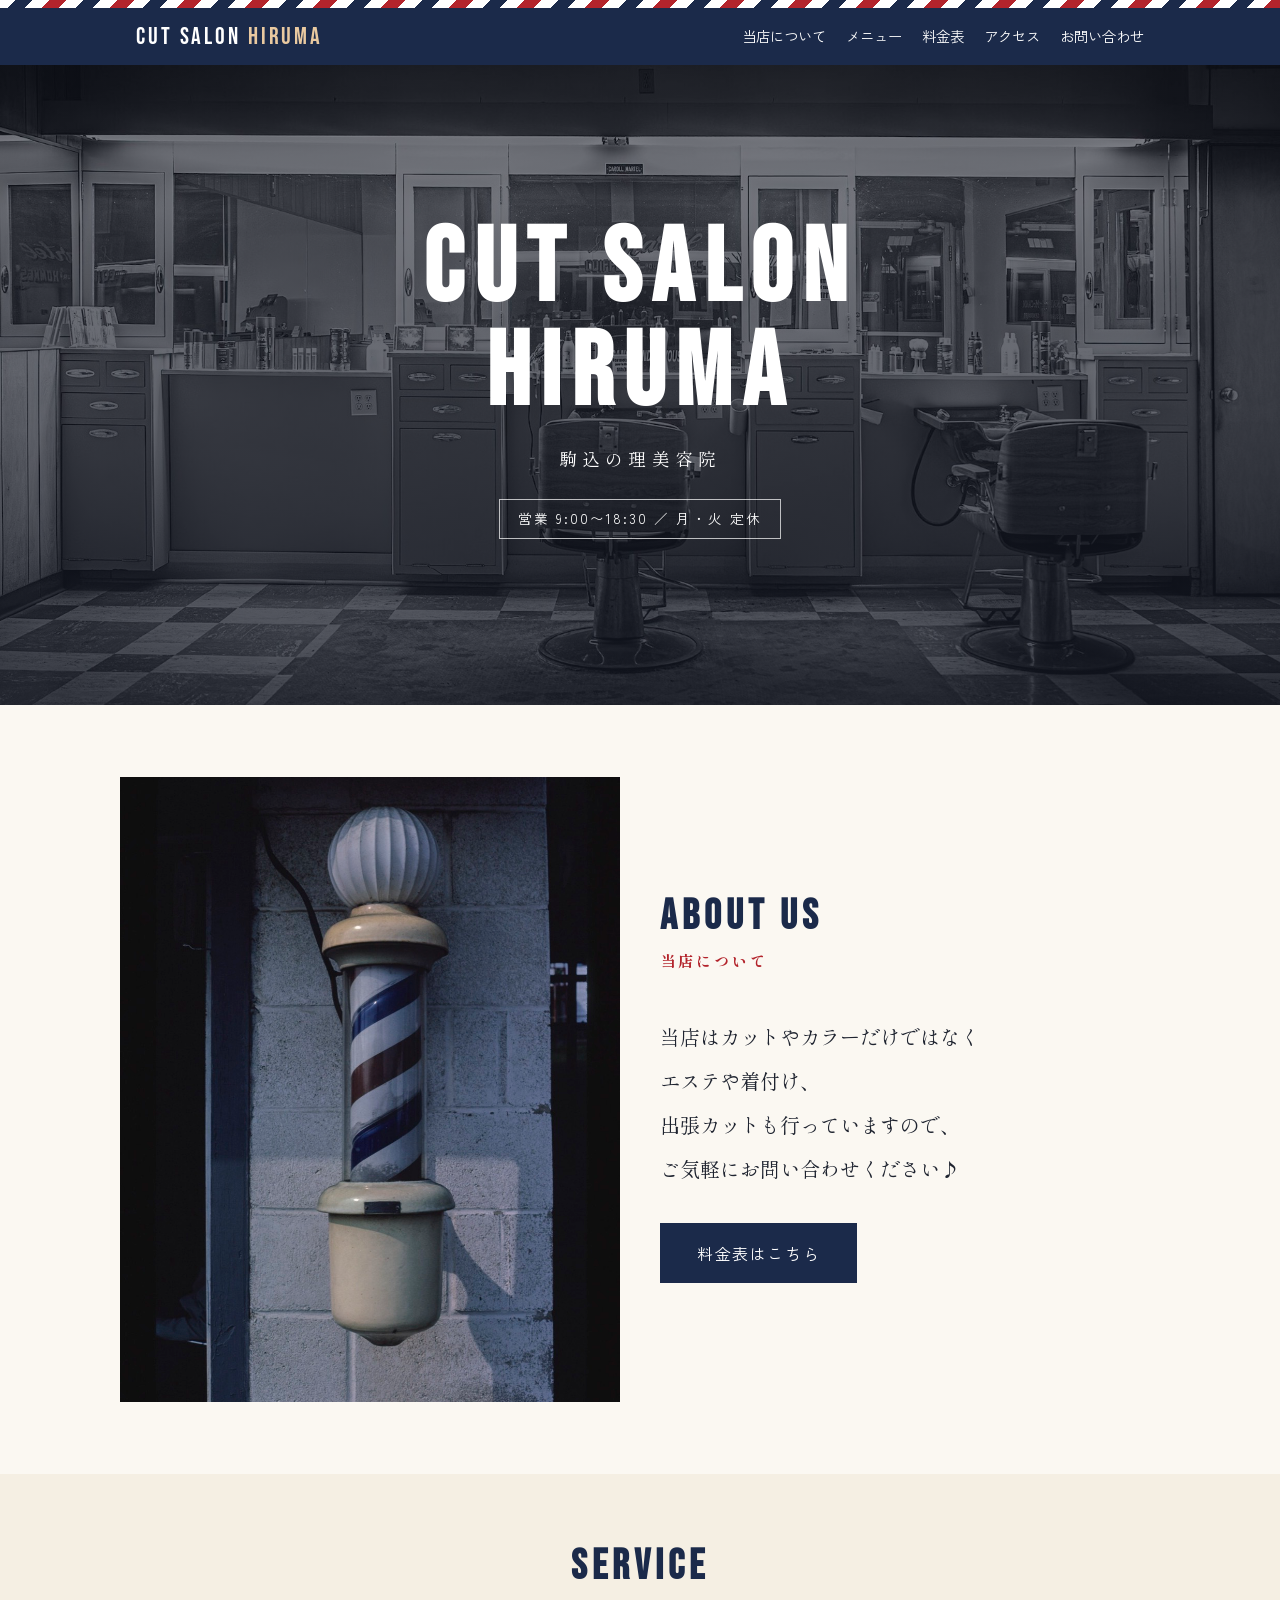
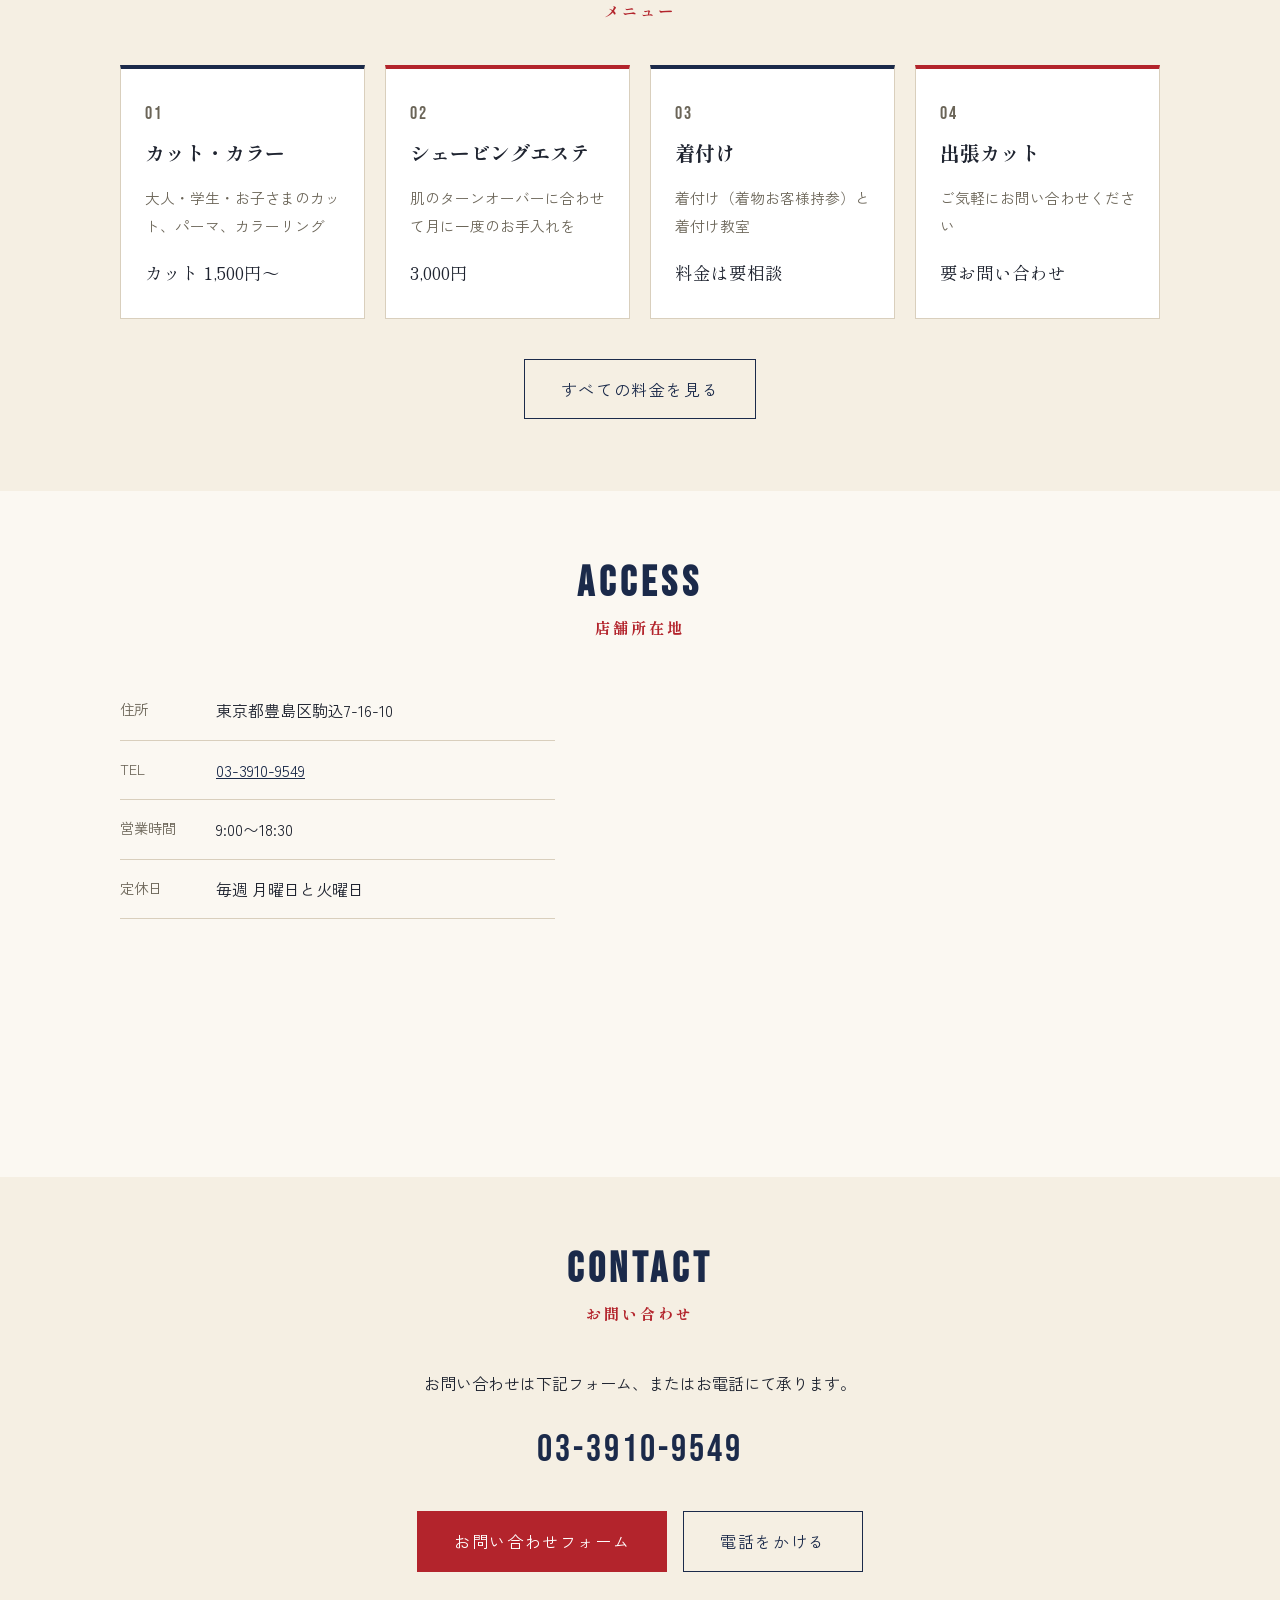
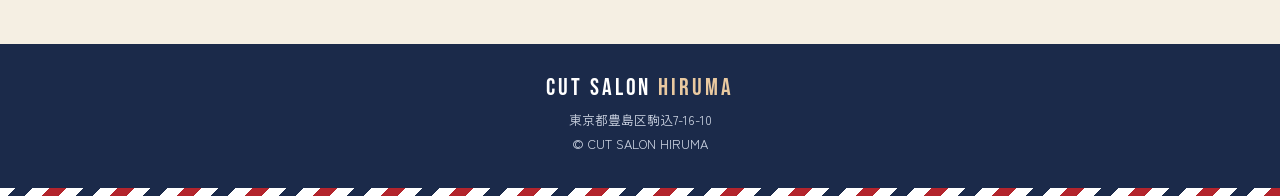
<file: index.html>
<!doctype html>
<html lang="ja">
<head>
  <meta charset="utf-8">
  <meta name="viewport" content="width=device-width, initial-scale=1">
  <title>CUT SALON HIRUMA｜駒込</title>
  <meta name="description" content="駒込の理美容院 CUT SALON HIRUMA。カット・カラーのほか、エステ、着付け、出張カットも承ります。">
  <link rel="icon" href="favicon.svg" type="image/svg+xml">
  <link rel="icon" href="favicon-32.png" sizes="32x32" type="image/png">
  <link rel="apple-touch-icon" href="apple-touch-icon.png">
  <link rel="preconnect" href="https://fonts.googleapis.com">
  <link rel="preconnect" href="https://fonts.gstatic.com" crossorigin>
  <link href="https://fonts.googleapis.com/css2?family=Bebas+Neue&family=Shippori+Mincho+B1:wght@500;700&family=Zen+Kaku+Gothic+New:wght@400;700&display=swap" rel="stylesheet">
  <link rel="stylesheet" href="style.css">
</head>
<body>
  <div class="pole"></div>

  <header class="site-header">
    <div class="inner">
      <a class="logo" href="./">CUT SALON <span>HIRUMA</span></a>
      <nav>
        <a href="#about">当店について</a>
        <a href="#service">メニュー</a>
        <a href="price.html">料金表</a>
        <a href="#access">アクセス</a>
        <a href="#contact">お問い合わせ</a>
      </nav>
    </div>
  </header>

  <div class="hero">
    <div class="inner">
      <h1 class="en">CUT SALON<br>HIRUMA</h1>
      <p class="ja">駒込の理美容院</p>
      <p class="badge">営業 9:00〜18:30 ／ 月・火 定休</p>
    </div>
  </div>

  <section id="about">
    <div class="container about">
      <img src="images/pole.jpg" alt="理容店のサインポール" loading="lazy">
      <div>
        <h2 class="section-title" style="text-align:left">
          <span class="en">ABOUT US</span>
          <span class="ja">当店について</span>
        </h2>
        <p class="lead">
          当店はカットやカラーだけではなく<br>
          エステや着付け、<br>
          出張カットも行っていますので、<br>
          ご気軽にお問い合わせください♪
        </p>
        <a class="button" href="price.html">料金表はこちら</a>
      </div>
    </div>
  </section>

  <section id="service" class="alt">
    <div class="container">
      <h2 class="section-title">
        <span class="en">SERVICE</span>
        <span class="ja">メニュー</span>
      </h2>
      <div class="cards">
        <div class="card">
          <div class="num">01</div>
          <h3>カット・カラー</h3>
          <p>大人・学生・お子さまのカット、パーマ、カラーリング</p>
          <div class="price">カット 1,500円〜</div>
        </div>
        <div class="card">
          <div class="num">02</div>
          <h3>シェービングエステ</h3>
          <p>肌のターンオーバーに合わせて月に一度のお手入れを</p>
          <div class="price">3,000円</div>
        </div>
        <div class="card">
          <div class="num">03</div>
          <h3>着付け</h3>
          <p>着付け（着物お客様持参）と着付け教室</p>
          <div class="price">料金は要相談</div>
        </div>
        <div class="card">
          <div class="num">04</div>
          <h3>出張カット</h3>
          <p>ご気軽にお問い合わせください</p>
          <div class="price">要お問い合わせ</div>
        </div>
      </div>
      <div class="center"><a class="button outline" href="price.html">すべての料金を見る</a></div>
    </div>
  </section>

  <section id="access">
    <div class="container">
      <h2 class="section-title">
        <span class="en">ACCESS</span>
        <span class="ja">店舗所在地</span>
      </h2>
      <div class="access">
        <dl class="info">
          <div><dt>住所</dt><dd>東京都豊島区駒込7-16-10</dd></div>
          <div><dt>TEL</dt><dd><a href="tel:0339109549">03-3910-9549</a></dd></div>
          <div><dt>営業時間</dt><dd>9:00〜18:30</dd></div>
          <div><dt>定休日</dt><dd>毎週 月曜日と火曜日</dd></div>
        </dl>
        <iframe class="map" title="CUT SALON HIRUMA の地図"
          src="https://maps.google.com/maps?q=%E6%9D%B1%E4%BA%AC%E9%83%BD%E8%B1%8A%E5%B3%B6%E5%8C%BA%E9%A7%92%E8%BE%BC7-16-10&z=16&output=embed"
          loading="lazy" referrerpolicy="no-referrer-when-downgrade"></iframe>
      </div>
    </div>
  </section>

  <section id="contact" class="alt contact">
    <div class="container">
      <h2 class="section-title">
        <span class="en">CONTACT</span>
        <span class="ja">お問い合わせ</span>
      </h2>
      <p>お問い合わせは下記フォーム、またはお電話にて承ります。</p>
      <a class="tel" href="tel:0339109549">03-3910-9549</a>
      <div class="buttons">
        <a class="button red" href="https://forms.gle/vRZttSiJEfqaqAT56" target="_blank" rel="noopener">お問い合わせフォーム</a>
        <a class="button outline" href="tel:0339109549">電話をかける</a>
      </div>
    </div>
  </section>

  <footer>
    <a class="logo" href="./">CUT SALON <span>HIRUMA</span></a>
    <div>東京都豊島区駒込7-16-10</div>
    <div>© CUT SALON HIRUMA</div>
  </footer>
  <div class="pole"></div>
</body>
</html>
</file>
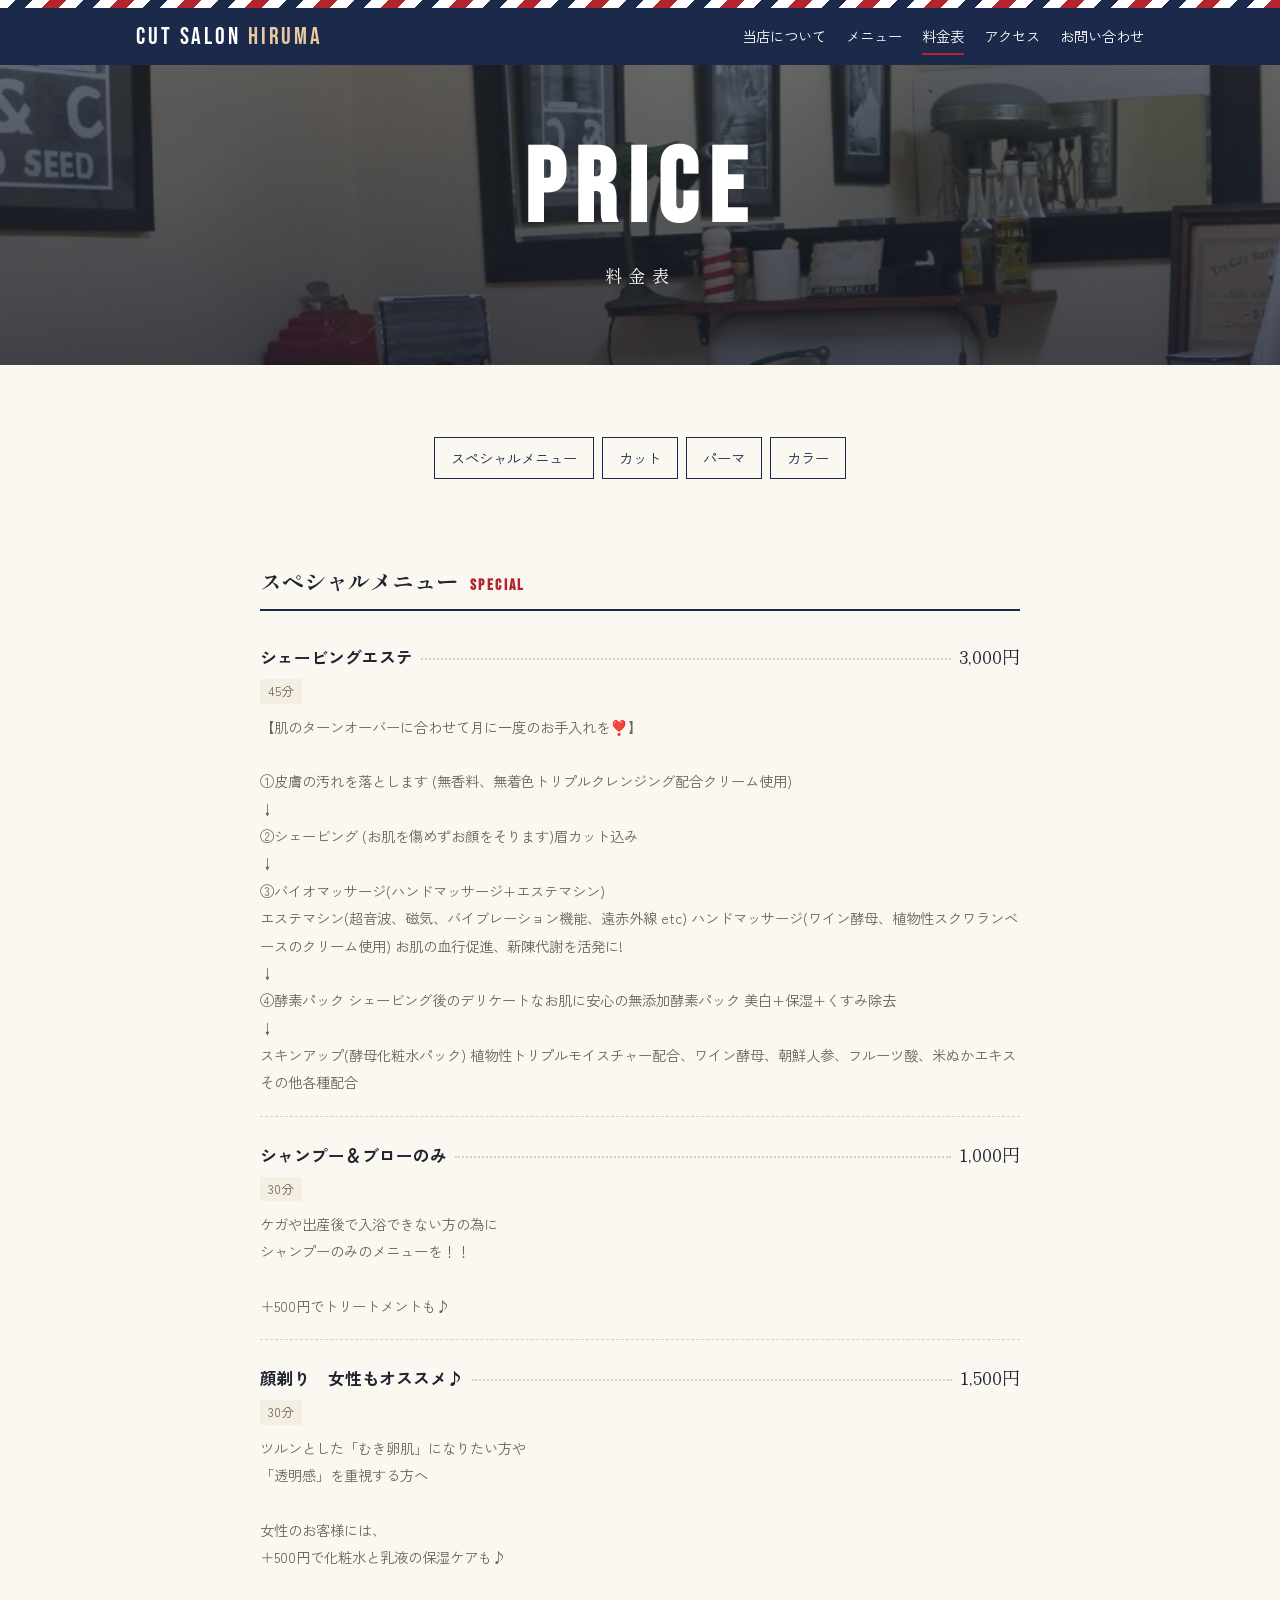
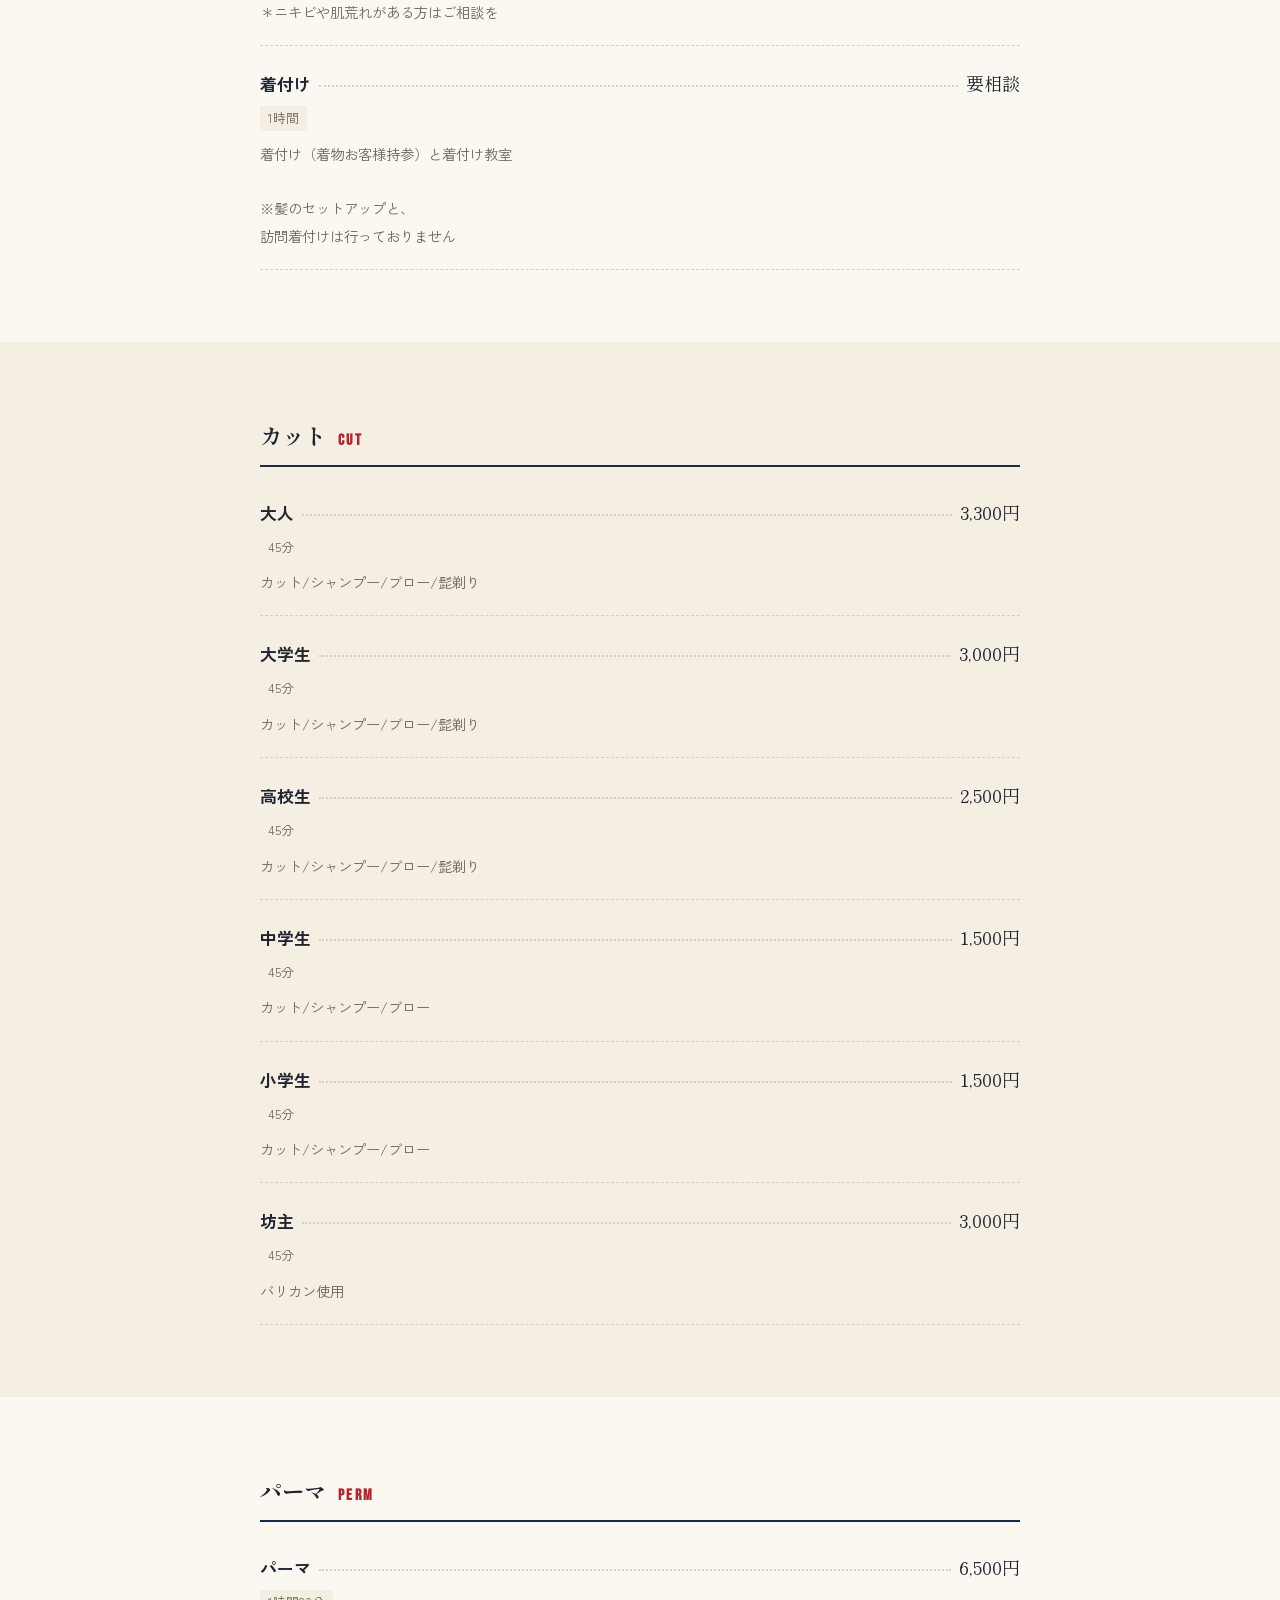
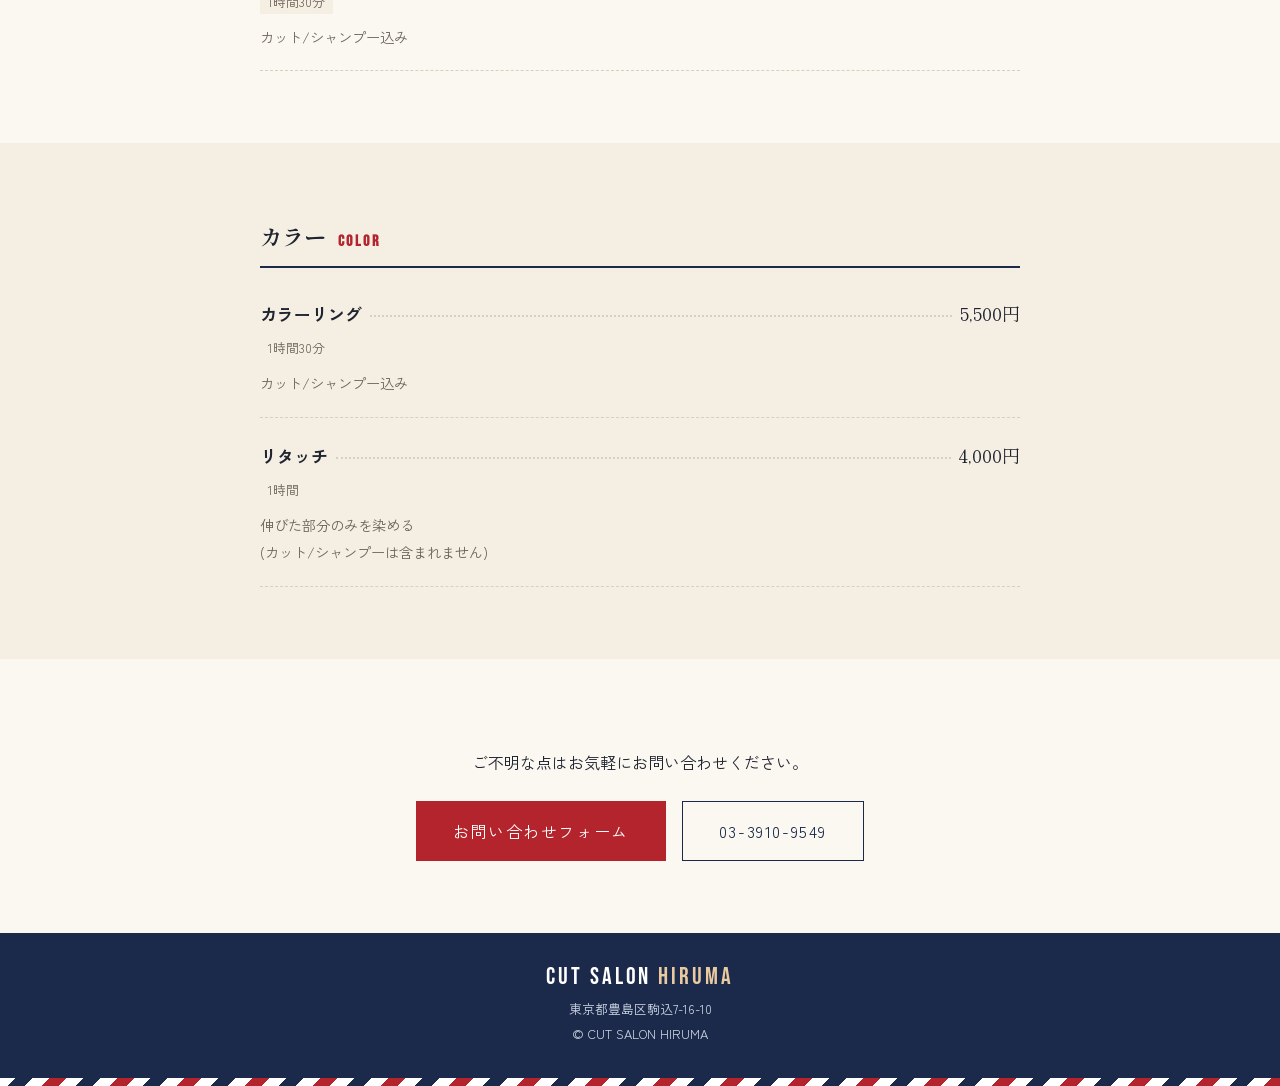
<file: price.html>
<!doctype html>
<html lang="ja">
<head>
  <meta charset="utf-8">
  <meta name="viewport" content="width=device-width, initial-scale=1">
  <title>料金表｜CUT SALON HIRUMA｜駒込</title>
  <meta name="description" content="CUT SALON HIRUMA の料金表。カット、パーマ、カラー、シェービングエステ、着付けなど。">
  <link rel="icon" href="favicon.svg" type="image/svg+xml">
  <link rel="icon" href="favicon-32.png" sizes="32x32" type="image/png">
  <link rel="apple-touch-icon" href="apple-touch-icon.png">
  <link rel="preconnect" href="https://fonts.googleapis.com">
  <link rel="preconnect" href="https://fonts.gstatic.com" crossorigin>
  <link href="https://fonts.googleapis.com/css2?family=Bebas+Neue&family=Shippori+Mincho+B1:wght@500;700&family=Zen+Kaku+Gothic+New:wght@400;700&display=swap" rel="stylesheet">
  <link rel="stylesheet" href="style.css">
</head>
<body>
  <div class="pole"></div>

  <header class="site-header">
    <div class="inner">
      <a class="logo" href="./">CUT SALON <span>HIRUMA</span></a>
      <nav>
        <a href="./#about">当店について</a>
        <a href="./#service">メニュー</a>
        <a href="price.html" aria-current="page">料金表</a>
        <a href="./#access">アクセス</a>
        <a href="./#contact">お問い合わせ</a>
      </nav>
    </div>
  </header>

  <div class="hero small">
    <div class="inner">
      <h1 class="en">PRICE</h1>
      <p class="ja">料金表</p>
    </div>
  </div>

  <section style="padding-bottom:0">
    <nav class="category-nav">
      <a href="#special">スペシャルメニュー</a>
      <a href="#cut">カット</a>
      <a href="#perm">パーマ</a>
      <a href="#color">カラー</a>
    </nav>
  </section>

  <section id="special">
    <div class="price-block">
      <h2>スペシャルメニュー<span class="en">SPECIAL</span></h2>
      <ul class="menu">
        <li>
          <div class="head"><span class="title">シェービングエステ</span><span class="price">3,000円</span></div>
          <div class="time">45分</div>
          <p class="detail">【肌のターンオーバーに合わせて月に一度のお手入れを❣️】

①皮膚の汚れを落とします (無香料、無着色トリプルクレンジング配合クリーム使用)
↓
②シェービング (お肌を傷めずお顔をそります)眉カット込み
↓
③バイオマッサージ(ハンドマッサージ+エステマシン)
エステマシン(超音波、磁気、バイブレーション機能、遠赤外線 etc) ハンドマッサージ(ワイン酵母、植物性スクワランベースのクリーム使用) お肌の血行促進、新陳代謝を活発に!
↓
④酵素パック シェービング後のデリケートなお肌に安心の無添加酵素パック 美白+保湿+くすみ除去
↓
スキンアップ(酵母化粧水パック) 植物性トリプルモイスチャー配合、ワイン酵母、朝鮮人参、フルーツ酸、米ぬかエキス その他各種配合</p>
        </li>
        <li>
          <div class="head"><span class="title">シャンプー＆ブローのみ</span><span class="price">1,000円</span></div>
          <div class="time">30分</div>
          <p class="detail">ケガや出産後で入浴できない方の為に
シャンプーのみのメニューを！！

＋500円でトリートメントも♪</p>
        </li>
        <li>
          <div class="head"><span class="title">顔剃り　女性もオススメ♪</span><span class="price">1,500円</span></div>
          <div class="time">30分</div>
          <p class="detail">ツルンとした「むき卵肌」になりたい方や
「透明感」を重視する方へ

女性のお客様には、
＋500円で化粧水と乳液の保湿ケアも♪

＊ニキビや肌荒れがある方はご相談を</p>
        </li>
        <li>
          <div class="head"><span class="title">着付け</span><span class="price">要相談</span></div>
          <div class="time">1時間</div>
          <p class="detail">着付け（着物お客様持参）と着付け教室

※髪のセットアップと、
訪問着付けは行っておりません</p>
        </li>
      </ul>
    </div>
  </section>

  <section id="cut" class="alt">
    <div class="price-block">
      <h2>カット<span class="en">CUT</span></h2>
      <ul class="menu">
        <li>
          <div class="head"><span class="title">大人</span><span class="price">3,300円</span></div>
          <div class="time">45分</div>
          <p class="detail">カット/シャンプー/ブロー/髭剃り</p>
        </li>
        <li>
          <div class="head"><span class="title">大学生</span><span class="price">3,000円</span></div>
          <div class="time">45分</div>
          <p class="detail">カット/シャンプー/ブロー/髭剃り</p>
        </li>
        <li>
          <div class="head"><span class="title">高校生</span><span class="price">2,500円</span></div>
          <div class="time">45分</div>
          <p class="detail">カット/シャンプー/ブロー/髭剃り</p>
        </li>
        <li>
          <div class="head"><span class="title">中学生</span><span class="price">1,500円</span></div>
          <div class="time">45分</div>
          <p class="detail">カット/シャンプー/ブロー</p>
        </li>
        <li>
          <div class="head"><span class="title">小学生</span><span class="price">1,500円</span></div>
          <div class="time">45分</div>
          <p class="detail">カット/シャンプー/ブロー</p>
        </li>
        <li>
          <div class="head"><span class="title">坊主</span><span class="price">3,000円</span></div>
          <div class="time">45分</div>
          <p class="detail">バリカン使用</p>
        </li>
      </ul>
    </div>
  </section>

  <section id="perm">
    <div class="price-block">
      <h2>パーマ<span class="en">PERM</span></h2>
      <ul class="menu">
        <li>
          <div class="head"><span class="title">パーマ</span><span class="price">6,500円</span></div>
          <div class="time">1時間30分</div>
          <p class="detail">カット/シャンプー込み</p>
        </li>
      </ul>
    </div>
  </section>

  <section id="color" class="alt">
    <div class="price-block">
      <h2>カラー<span class="en">COLOR</span></h2>
      <ul class="menu">
        <li>
          <div class="head"><span class="title">カラーリング</span><span class="price">5,500円</span></div>
          <div class="time">1時間30分</div>
          <p class="detail">カット/シャンプー込み</p>
        </li>
        <li>
          <div class="head"><span class="title">リタッチ</span><span class="price">4,000円</span></div>
          <div class="time">1時間</div>
          <p class="detail">伸びた部分のみを染める
(カット/シャンプーは含まれません)</p>
        </li>
      </ul>
    </div>
  </section>

  <section class="contact">
    <div class="container">
      <p>ご不明な点はお気軽にお問い合わせください。</p>
      <div class="buttons">
        <a class="button red" href="https://forms.gle/vRZttSiJEfqaqAT56" target="_blank" rel="noopener">お問い合わせフォーム</a>
        <a class="button outline" href="tel:0339109549">03-3910-9549</a>
      </div>
    </div>
  </section>

  <footer>
    <a class="logo" href="./">CUT SALON <span>HIRUMA</span></a>
    <div>東京都豊島区駒込7-16-10</div>
    <div>© CUT SALON HIRUMA</div>
  </footer>
  <div class="pole"></div>
</body>
</html>
</file>
<file: style.css>
/* 色やサイズはここで一括管理する */
:root {
  --ink: #1f2430;
  --muted: #6b6558;
  --cream: #f5efe3;
  --paper: #fbf8f2;
  --navy: #1b2a4a;
  --red: #b3242c;
  --line: #d9cfbd;
  --max: 1040px;
  --serif: "Shippori Mincho B1", "Hiragino Mincho ProN", serif;
  --label: "Bebas Neue", "Oswald", sans-serif;
}

* { box-sizing: border-box; }

html { scroll-behavior: smooth; }

body {
  margin: 0;
  font-family: "Zen Kaku Gothic New", -apple-system, "Hiragino Sans", sans-serif;
  color: var(--ink);
  background: var(--paper);
  line-height: 1.9;
}

img { max-width: 100%; display: block; }

a { color: var(--navy); }

/* 理容店のサインポールを模した帯 */
.pole {
  height: 8px;
  background: repeating-linear-gradient(-45deg,
    var(--red) 0 12px, #fff 12px 24px, var(--navy) 24px 36px, #fff 36px 48px);
}

/* ヘッダー */
.site-header {
  position: sticky;
  top: 0;
  z-index: 10;
  background: var(--navy);
  color: #fff;
}

.site-header .inner {
  max-width: var(--max);
  margin: 0 auto;
  padding: 10px 16px;
  display: flex;
  align-items: center;
  justify-content: space-between;
  gap: 8px 24px;
  flex-wrap: wrap;
}

.logo {
  color: #fff;
  text-decoration: none;
  font-family: var(--label);
  font-size: 1.5rem;
  letter-spacing: 0.12em;
  line-height: 1;
}

.logo span { color: #e9c9a0; }

.site-header nav { display: flex; flex-wrap: wrap; gap: 4px 20px; }

.site-header nav a {
  color: #fff;
  text-decoration: none;
  font-size: 0.9rem;
  padding: 4px 0;
  border-bottom: 2px solid transparent;
}

.site-header nav a:hover,
.site-header nav a[aria-current="page"] { border-bottom-color: var(--red); }

/* ヒーロー */
.hero {
  position: relative;
  min-height: min(72vh, 640px);
  display: grid;
  place-items: center;
  text-align: center;
  color: #fff;
  background: #222 url("images/hero.jpg") center / cover no-repeat;
}

.hero::before {
  content: "";
  position: absolute;
  inset: 0;
  background: linear-gradient(rgba(20, 24, 36, 0.55), rgba(20, 24, 36, 0.75));
}

.hero .inner { position: relative; padding: 48px 16px; }

.hero .en {
  margin: 0;
  font-family: var(--label);
  font-size: clamp(3rem, 12vw, 6.5rem);
  letter-spacing: 0.1em;
  line-height: 1;
}

.hero .ja {
  margin: 16px 0 0;
  font-family: var(--serif);
  font-size: 1.1rem;
  letter-spacing: 0.3em;
}

.hero .badge {
  display: inline-block;
  margin-top: 24px;
  padding: 6px 18px;
  border: 1px solid rgba(255, 255, 255, 0.7);
  font-size: 0.85rem;
  letter-spacing: 0.15em;
}

.hero.small { min-height: min(34vh, 300px); background-image: url("images/chair.jpg"); background-position: center 40%; }

/* セクション共通 */
section { padding: 72px 16px; }

section.alt { background: var(--cream); }

.container { max-width: var(--max); margin: 0 auto; }

.section-title { text-align: center; margin: 0 0 40px; }

.section-title .en {
  display: block;
  font-family: var(--label);
  font-size: 2.6rem;
  letter-spacing: 0.12em;
  line-height: 1;
  color: var(--navy);
}

.section-title .ja {
  display: block;
  margin-top: 8px;
  font-family: var(--serif);
  font-size: 0.95rem;
  color: var(--red);
  letter-spacing: 0.2em;
}

/* ABOUT */
.about {
  display: grid;
  grid-template-columns: 1fr 1fr;
  gap: 40px;
  align-items: center;
}

.about img { width: 100%; aspect-ratio: 4 / 5; object-fit: cover; }

.about .lead {
  font-family: var(--serif);
  font-size: 1.25rem;
  line-height: 2.2;
  margin: 0 0 32px;
}

/* サービスカード */
.cards {
  display: grid;
  grid-template-columns: repeat(auto-fit, minmax(220px, 1fr));
  gap: 20px;
}

.card {
  background: #fff;
  border: 1px solid var(--line);
  border-top: 4px solid var(--navy);
  padding: 28px 24px;
}

.card:nth-child(even) { border-top-color: var(--red); }

.card .num {
  font-family: var(--label);
  font-size: 1.1rem;
  color: var(--muted);
  letter-spacing: 0.1em;
}

.card h3 {
  margin: 4px 0 12px;
  font-family: var(--serif);
  font-size: 1.25rem;
}

.card p { margin: 0; color: var(--muted); font-size: 0.92rem; }

.card .price {
  margin-top: 16px;
  font-family: var(--serif);
  font-size: 1.1rem;
  color: var(--ink);
}

.center { text-align: center; margin-top: 40px; }

/* ボタン */
.button {
  display: inline-block;
  padding: 14px 36px;
  background: var(--navy);
  color: #fff;
  text-decoration: none;
  letter-spacing: 0.1em;
  border: 1px solid var(--navy);
  transition: background 0.2s, color 0.2s;
}

.button:hover { background: #fff; color: var(--navy); }

.button.outline { background: transparent; color: var(--navy); }

.button.outline:hover { background: var(--navy); color: #fff; }

.button.red { background: var(--red); border-color: var(--red); }

.button.red:hover { background: #fff; color: var(--red); }

/* アクセス */
.access {
  display: grid;
  grid-template-columns: 1fr 1.3fr;
  gap: 40px;
  align-items: start;
}

dl.info { margin: 0; }

dl.info div {
  display: grid;
  grid-template-columns: 6em 1fr;
  padding: 14px 0;
  border-bottom: 1px solid var(--line);
}

dl.info dt { color: var(--muted); font-size: 0.9rem; }
dl.info dd { margin: 0; }

.map {
  width: 100%;
  aspect-ratio: 4 / 3;
  border: 0;
  filter: grayscale(0.3);
}

/* お問い合わせ */
.contact { text-align: center; }

.contact .buttons {
  display: flex;
  justify-content: center;
  flex-wrap: wrap;
  gap: 16px;
  margin-top: 24px;
}

.contact .tel {
  display: block;
  font-family: var(--label);
  font-size: 2.4rem;
  letter-spacing: 0.08em;
  color: var(--navy);
  text-decoration: none;
  margin-top: 8px;
}

/* 料金表 */
.category-nav {
  display: flex;
  justify-content: center;
  flex-wrap: wrap;
  gap: 8px;
  margin-bottom: 8px;
}

.category-nav a {
  padding: 6px 16px;
  border: 1px solid var(--navy);
  color: var(--navy);
  text-decoration: none;
  font-size: 0.9rem;
}

.category-nav a:hover { background: var(--navy); color: #fff; }

.price-block { max-width: 760px; margin: 0 auto; }

.price-block h2 {
  display: flex;
  align-items: baseline;
  gap: 12px;
  margin: 0 0 8px;
  padding-bottom: 8px;
  border-bottom: 2px solid var(--navy);
  font-family: var(--serif);
  font-size: 1.4rem;
}

.price-block h2 .en {
  font-family: var(--label);
  font-size: 1rem;
  color: var(--red);
  letter-spacing: 0.15em;
}

.menu { list-style: none; margin: 0; padding: 0; }

.menu li { padding: 20px 0; border-bottom: 1px dashed var(--line); }

/* メニュー名と料金を点線でつなぐ */
.menu .head { display: flex; align-items: baseline; gap: 8px; }

.menu .title { font-weight: bold; font-size: 1.05rem; }

.menu .head::after {
  content: "";
  order: 1;
  flex: 1;
  border-bottom: 2px dotted var(--line);
  transform: translateY(-4px);
}

.menu .price {
  order: 2;
  font-family: var(--serif);
  font-size: 1.15rem;
  white-space: nowrap;
}

.menu .time {
  display: inline-block;
  margin-top: 4px;
  padding: 0 8px;
  background: var(--cream);
  color: var(--muted);
  font-size: 0.8rem;
}

.menu .detail {
  margin: 8px 0 0;
  color: var(--muted);
  font-size: 0.9rem;
  white-space: pre-line;
}

/* フッター */
footer {
  background: var(--navy);
  color: #cfd6e4;
  text-align: center;
  padding: 32px 16px;
  font-size: 0.8rem;
}

footer .logo { display: inline-block; margin-bottom: 8px; }

/* スマホ */
@media (max-width: 720px) {
  section { padding: 56px 16px; }
  .about, .access { grid-template-columns: 1fr; }
  .about img { aspect-ratio: 16 / 10; }
  .site-header .inner { justify-content: center; }
  .hero { min-height: min(60vh, 520px); }
}
</file>
